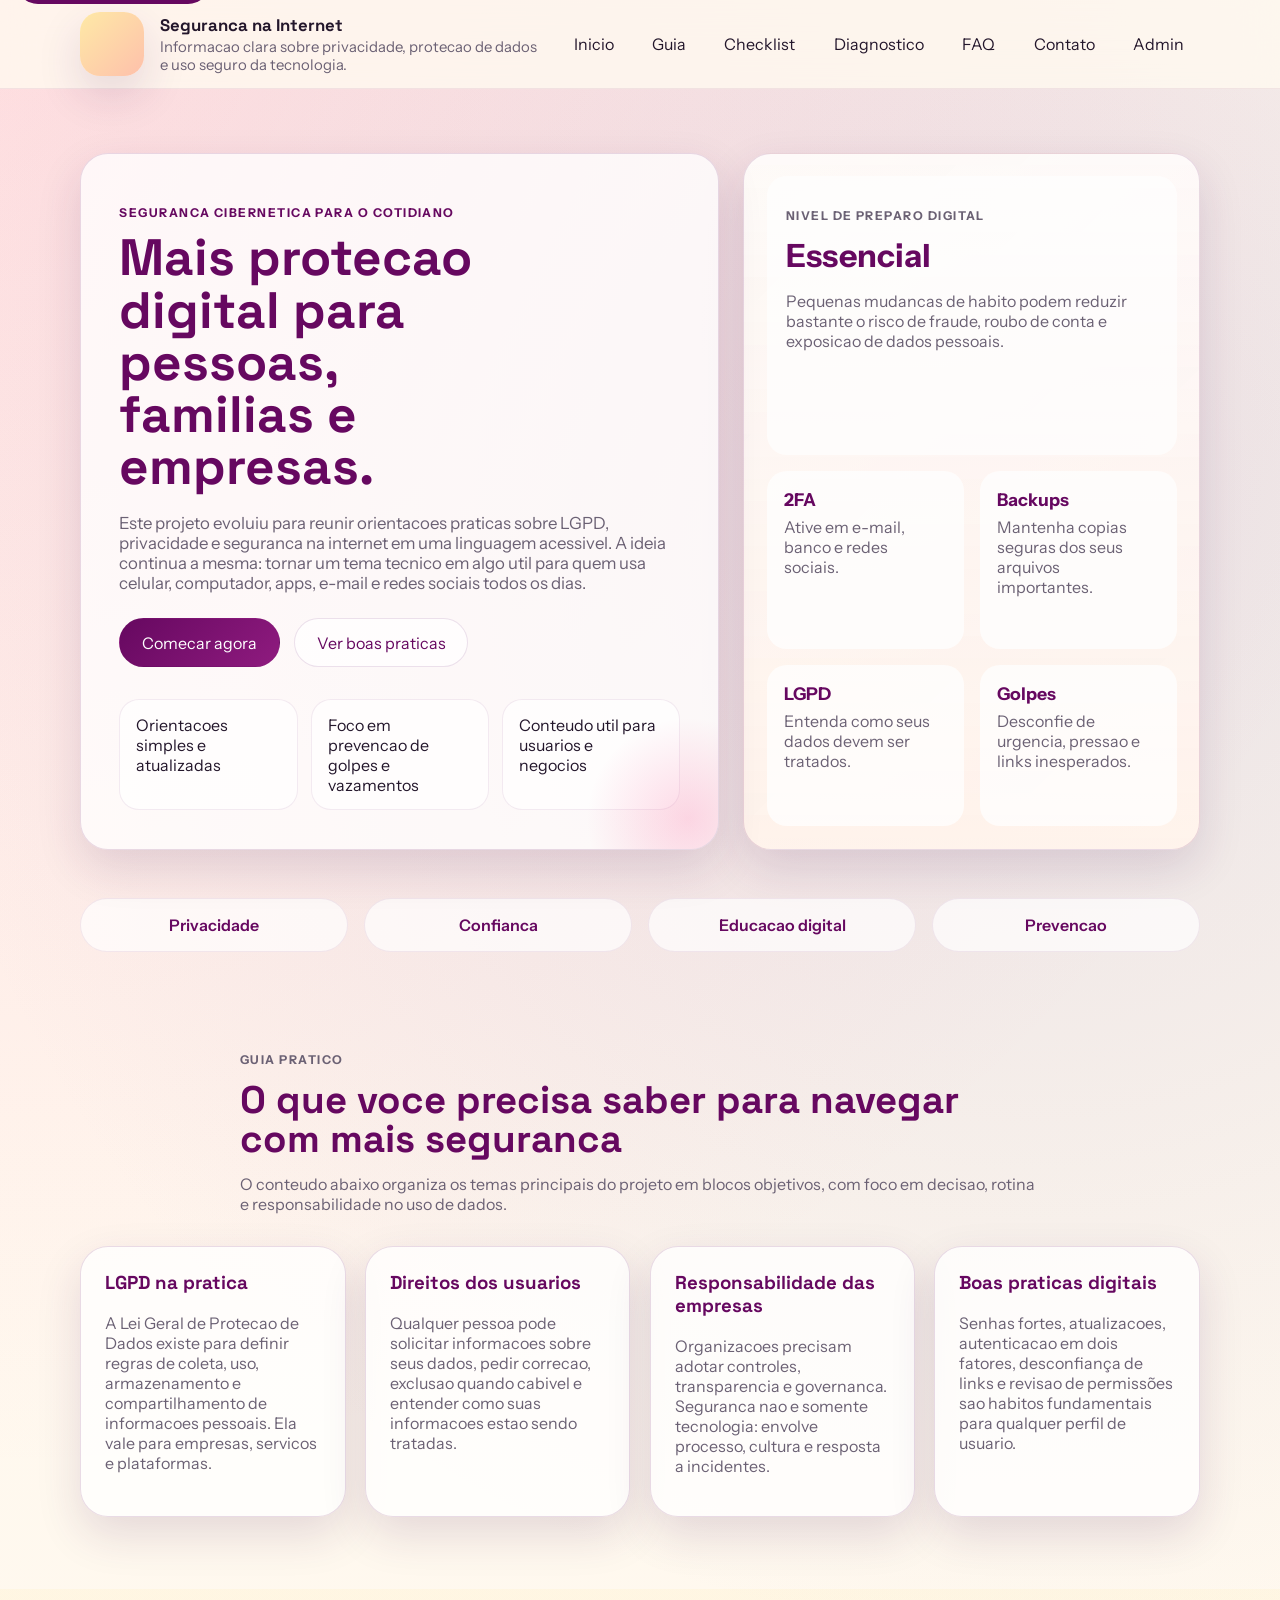
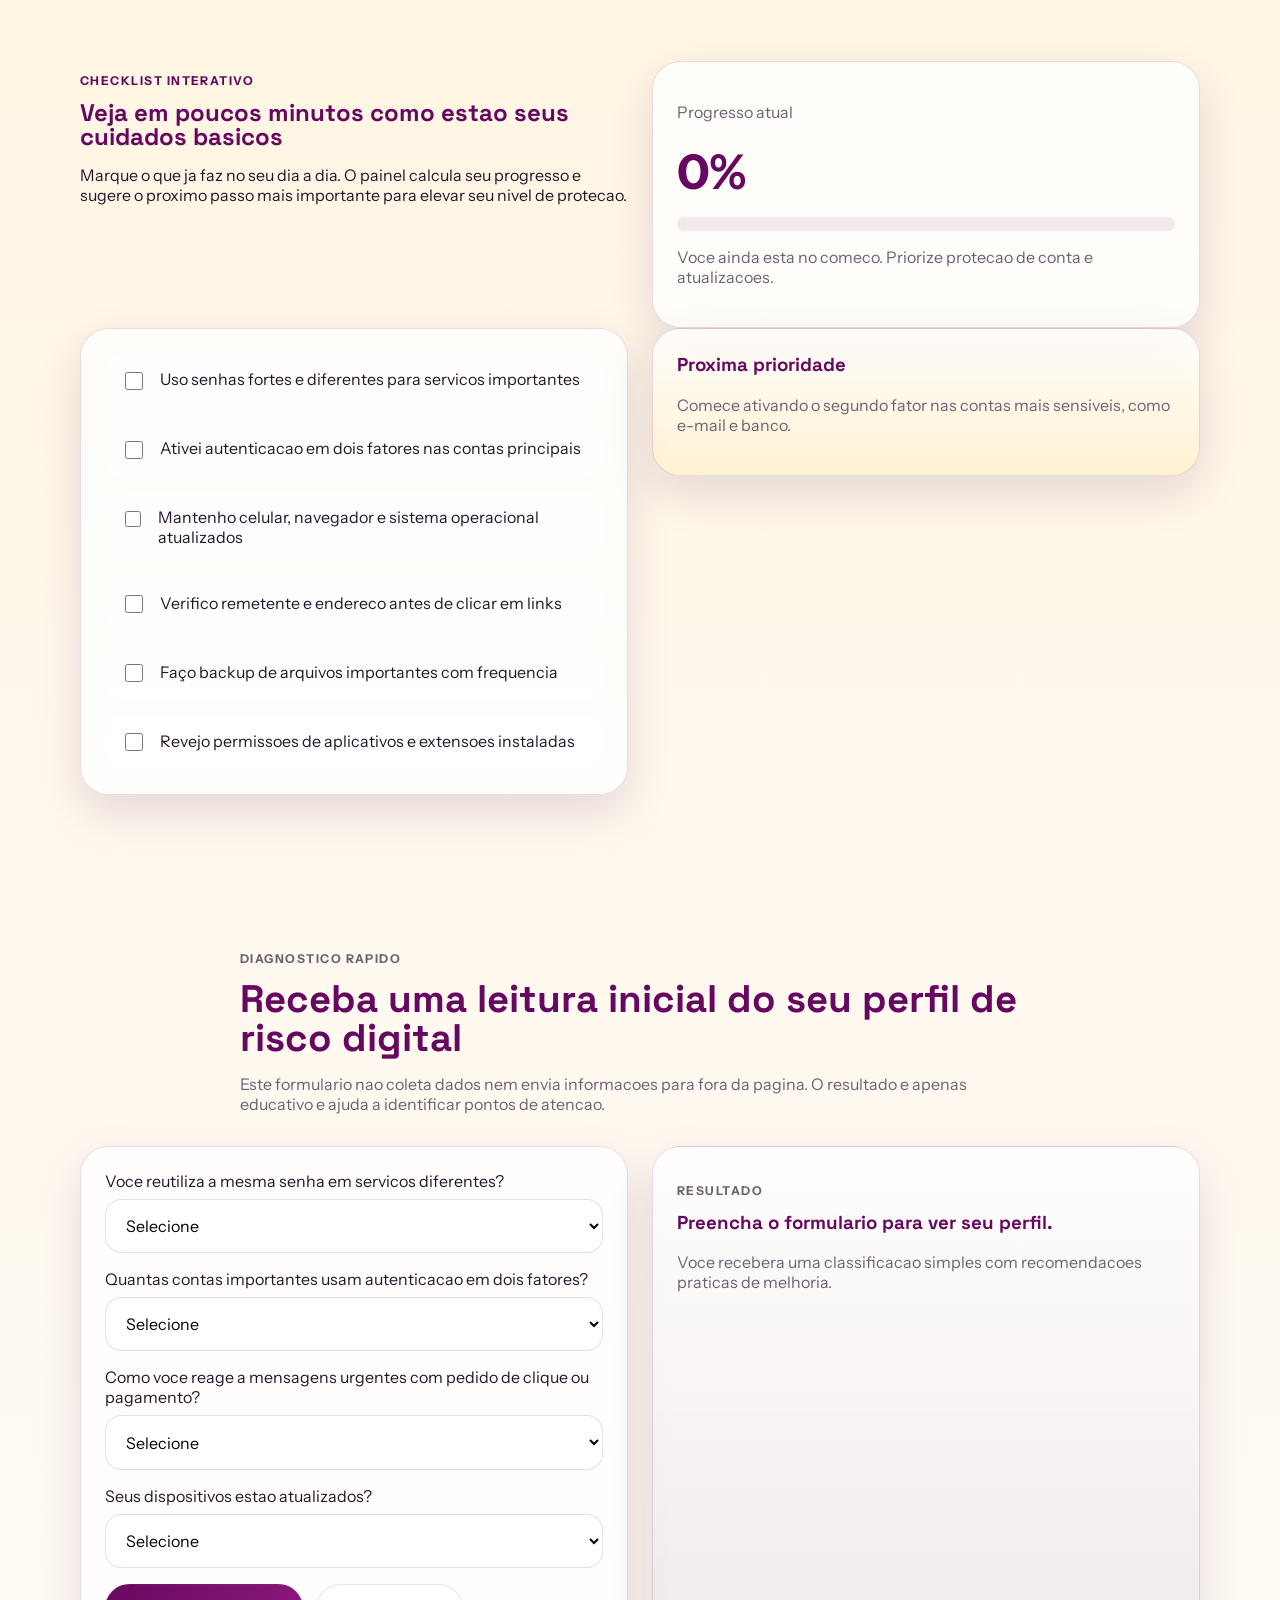
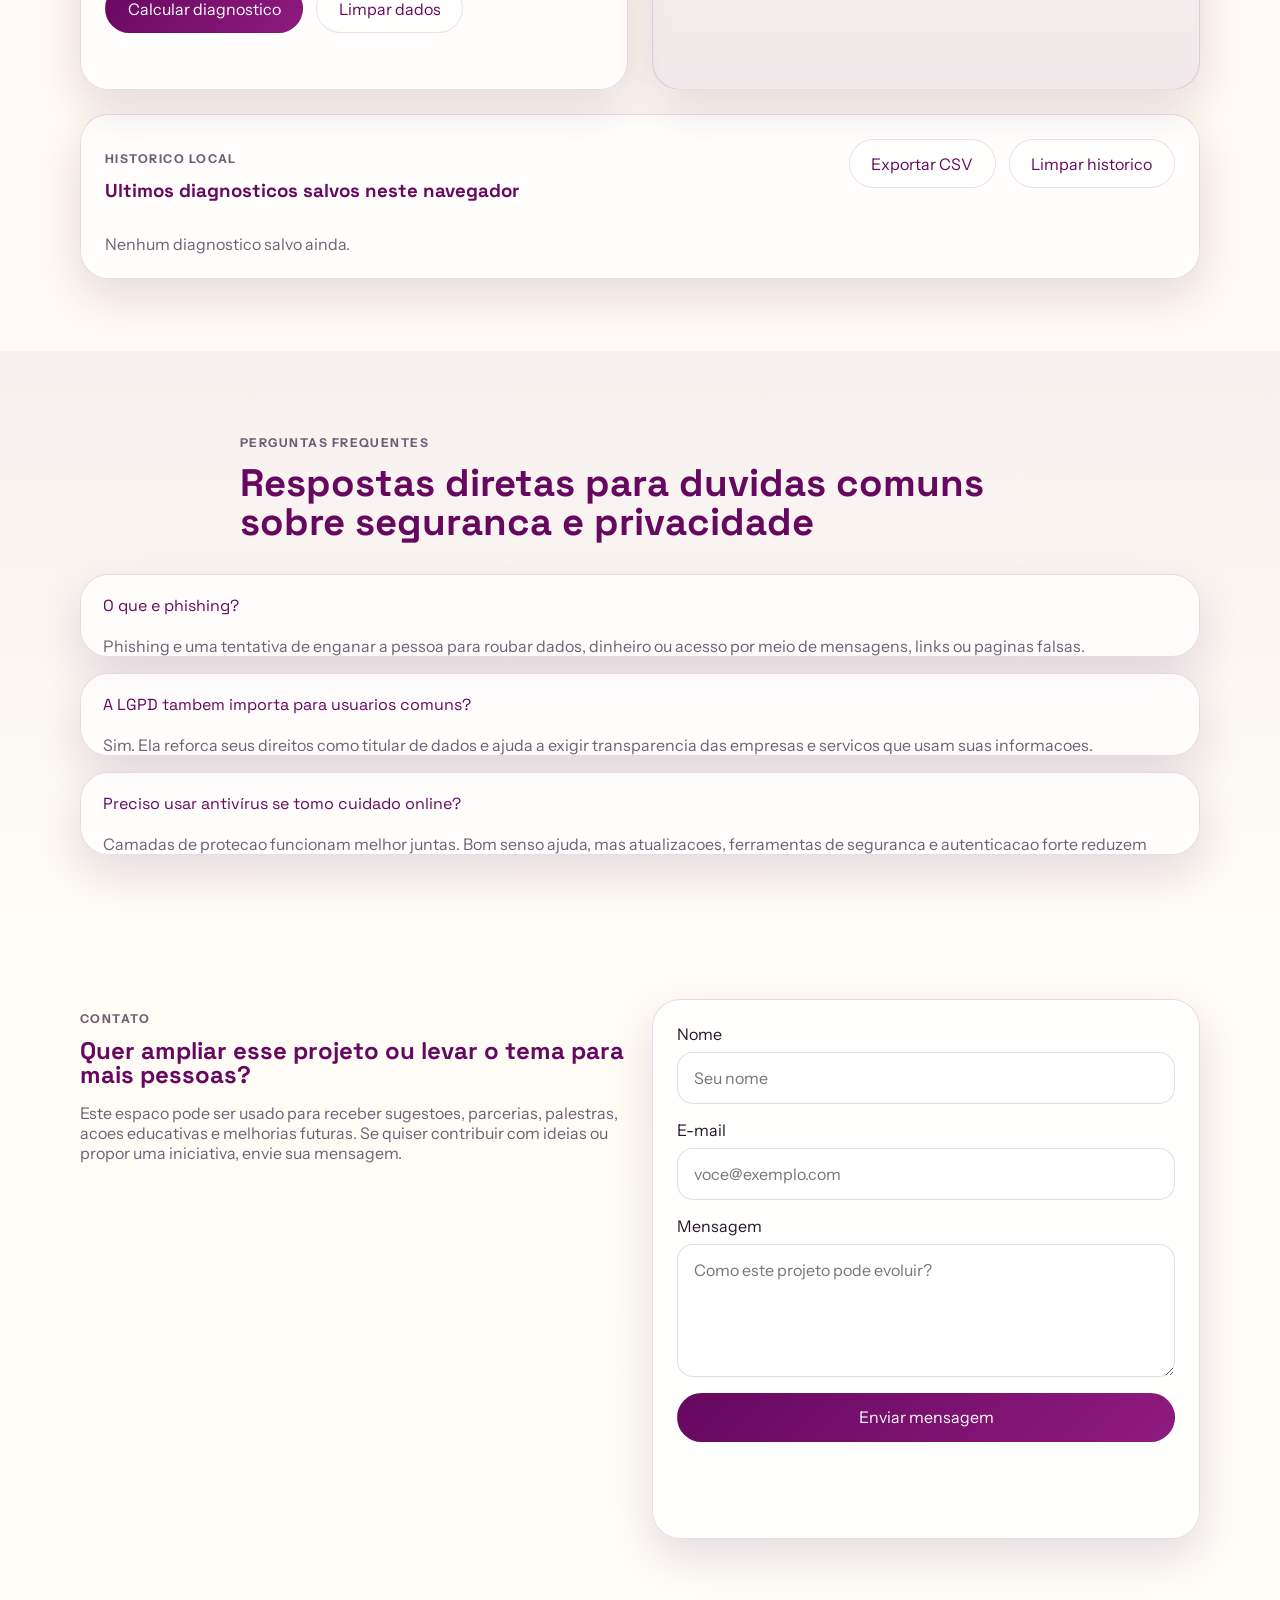
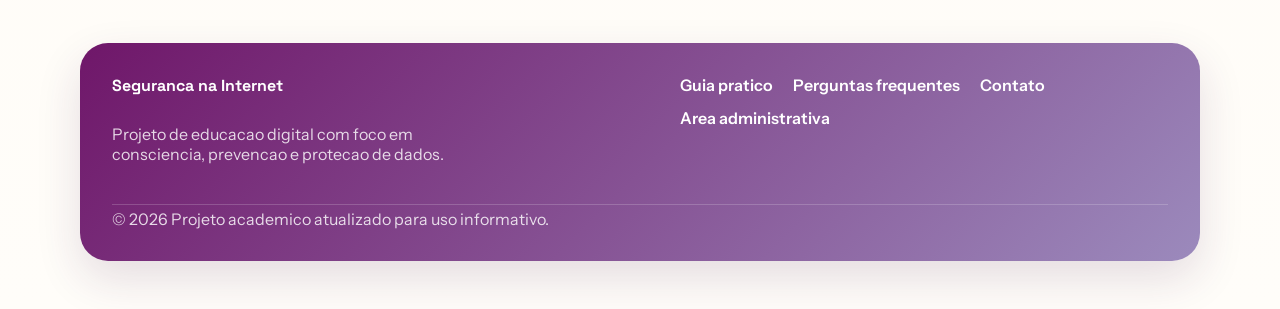
<file: app-main/index.html>
<!DOCTYPE html>
<html lang="pt-BR">
<head>
  <meta charset="UTF-8">
  <meta name="viewport" content="width=device-width, initial-scale=1.0">
  <meta name="robots" content="index,follow">
  <meta name="author" content="Seguro App">
  <meta name="theme-color" content="#660860">
  <meta
    name="description"
    content="Aprenda boas praticas de seguranca cibernetica, privacidade e LGPD com orientacoes claras para o dia a dia de usuarios, familias e empresas."
  >
  <title>Seguro App | Seguranca na Internet e LGPD</title>
  <link rel="canonical" href="https://seguroapp.netlify.app/">
  <link rel="icon" href="favicon.svg" type="image/svg+xml">
  <link rel="apple-touch-icon" href="favicon.svg">
  <meta property="og:type" content="website">
  <meta property="og:locale" content="pt_BR">
  <meta property="og:site_name" content="Seguro App">
  <meta property="og:title" content="Seguro App | Seguranca na Internet e LGPD">
  <meta property="og:description" content="Conteudo acessivel sobre seguranca cibernetica, privacidade e protecao de dados para quem usa internet no dia a dia.">
  <meta property="og:url" content="https://seguroapp.netlify.app/">
  <meta property="og:image" content="https://seguroapp.netlify.app/preview-card.png">
  <meta property="og:image:width" content="1200">
  <meta property="og:image:height" content="630">
  <meta property="twitter:card" content="summary_large_image">
  <meta property="twitter:title" content="Seguro App | Seguranca na Internet e LGPD">
  <meta property="twitter:description" content="Orientacoes simples sobre golpes, privacidade, LGPD e protecao digital para usuarios e empresas.">
  <meta property="twitter:image" content="https://seguroapp.netlify.app/preview-card.png">
  <link rel="preconnect" href="https://fonts.googleapis.com">
  <link rel="preconnect" href="https://fonts.gstatic.com" crossorigin>
  <link href="https://fonts.googleapis.com/css2?family=Instrument+Sans:wght@400;500;600;700&family=Space+Grotesk:wght@500;700&display=swap" rel="stylesheet">
  <link rel="stylesheet" href="style.css">
  <script type="application/ld+json">
    {
      "@context": "https://schema.org",
      "@type": "WebSite",
      "name": "Seguro App",
      "url": "https://seguroapp.netlify.app/",
      "description": "Projeto de educacao digital com foco em seguranca cibernetica, privacidade e LGPD.",
      "inLanguage": "pt-BR"
    }
  </script>
</head>
<body>
  <a class="skip-link" href="#conteudo">Pular para o conteudo</a>

  <form name="contato-site" data-netlify="true" netlify-honeypot="bot-field" hidden>
    <input type="text" name="name">
    <input type="email" name="email">
    <textarea name="message"></textarea>
  </form>

  <header class="site-header">
    <div class="container topbar">
      <a class="brand" href="#inicio" aria-label="Voltar ao inicio">
        <span class="brand-mark" aria-hidden="true">
          <video class="brand-video" muted autoplay loop playsinline>
            <source src="logotipo.mp4" type="video/mp4">
          </video>
        </span>
        <span class="brand-copy">
          <strong>Seguranca na Internet</strong>
          <span>Informacao clara sobre privacidade, protecao de dados e uso seguro da tecnologia.</span>
        </span>
      </a>

      <button class="menu-toggle" type="button" aria-expanded="false" aria-controls="menu-principal">
        Menu
      </button>

      <nav class="site-nav" id="menu-principal" aria-label="Principal">
        <ul>
          <li><a href="#inicio">Inicio</a></li>
          <li><a href="#guia">Guia</a></li>
          <li><a href="#checklist">Checklist</a></li>
          <li><a href="#diagnostico">Diagnostico</a></li>
          <li><a href="#faq">FAQ</a></li>
          <li><a href="#contato">Contato</a></li>
          <li><a href="admin.html">Admin</a></li>
        </ul>
      </nav>
    </div>
  </header>

  <main id="conteudo">
    <section class="hero" id="inicio">
      <div class="container hero-grid">
        <div class="hero-copy">
          <p class="eyebrow">Seguranca cibernetica para o cotidiano</p>
          <h1>Mais protecao digital para pessoas, familias e empresas.</h1>
          <p class="hero-text">
            Este projeto evoluiu para reunir orientacoes praticas sobre LGPD, privacidade e seguranca
            na internet em uma linguagem acessivel. A ideia continua a mesma: tornar um tema tecnico
            em algo util para quem usa celular, computador, apps, e-mail e redes sociais todos os dias.
          </p>
          <div class="hero-actions">
            <a class="button button-primary" href="#checklist">Comecar agora</a>
            <a class="button button-secondary" href="#guia">Ver boas praticas</a>
          </div>
          <ul class="hero-points" aria-label="Destaques da plataforma">
            <li>Orientacoes simples e atualizadas</li>
            <li>Foco em prevencao de golpes e vazamentos</li>
            <li>Conteudo util para usuarios e negocios</li>
          </ul>
        </div>

        <aside class="hero-panel" aria-label="Resumo rapido de confianca digital">
          <div class="signal-card">
            <p class="signal-label">Nivel de preparo digital</p>
            <strong>Essencial</strong>
            <p>
              Pequenas mudancas de habito podem reduzir bastante o risco de fraude, roubo de conta e
              exposicao de dados pessoais.
            </p>
          </div>
          <div class="stats-grid">
            <article>
              <strong>2FA</strong>
              <span>Ative em e-mail, banco e redes sociais.</span>
            </article>
            <article>
              <strong>Backups</strong>
              <span>Mantenha copias seguras dos seus arquivos importantes.</span>
            </article>
            <article>
              <strong>LGPD</strong>
              <span>Entenda como seus dados devem ser tratados.</span>
            </article>
            <article>
              <strong>Golpes</strong>
              <span>Desconfie de urgencia, pressao e links inesperados.</span>
            </article>
          </div>
        </aside>
      </div>
    </section>

    <section class="trust-band" aria-label="Principais pilares">
      <div class="container trust-band-grid">
        <p>Privacidade</p>
        <p>Confianca</p>
        <p>Educacao digital</p>
        <p>Prevencao</p>
      </div>
    </section>

    <section class="section" id="guia">
      <div class="container section-header">
        <p class="eyebrow">Guia pratico</p>
        <h2>O que voce precisa saber para navegar com mais seguranca</h2>
        <p>
          O conteudo abaixo organiza os temas principais do projeto em blocos objetivos, com foco em
          decisao, rotina e responsabilidade no uso de dados.
        </p>
      </div>

      <div class="container cards-grid">
        <article class="info-card">
          <h3>LGPD na pratica</h3>
          <p>
            A Lei Geral de Protecao de Dados existe para definir regras de coleta, uso, armazenamento
            e compartilhamento de informacoes pessoais. Ela vale para empresas, servicos e plataformas.
          </p>
        </article>
        <article class="info-card">
          <h3>Direitos dos usuarios</h3>
          <p>
            Qualquer pessoa pode solicitar informacoes sobre seus dados, pedir correcao, exclusao quando
            cabivel e entender como suas informacoes estao sendo tratadas.
          </p>
        </article>
        <article class="info-card">
          <h3>Responsabilidade das empresas</h3>
          <p>
            Organizacoes precisam adotar controles, transparencia e governanca. Seguranca nao e somente
            tecnologia: envolve processo, cultura e resposta a incidentes.
          </p>
        </article>
        <article class="info-card">
          <h3>Boas praticas digitais</h3>
          <p>
            Senhas fortes, atualizacoes, autenticacao em dois fatores, desconfiança de links e revisao
            de permissões sao habitos fundamentais para qualquer perfil de usuario.
          </p>
        </article>
      </div>
    </section>

    <section class="section section-accent" id="checklist">
      <div class="container section-split">
        <div>
          <p class="eyebrow">Checklist interativo</p>
          <h2>Veja em poucos minutos como estao seus cuidados basicos</h2>
          <p>
            Marque o que ja faz no seu dia a dia. O painel calcula seu progresso e sugere o proximo passo
            mais importante para elevar seu nivel de protecao.
          </p>
        </div>
        <div class="progress-card" aria-live="polite">
          <p>Progresso atual</p>
          <strong id="checklist-percent">0%</strong>
          <div class="progress-bar" aria-hidden="true">
            <span id="checklist-bar"></span>
          </div>
          <p id="checklist-summary">Marque os itens abaixo para receber um resumo.</p>
        </div>
      </div>

      <div class="container checklist-layout">
        <form class="checklist-card" id="security-checklist">
          <label><input type="checkbox" value="1"> Uso senhas fortes e diferentes para servicos importantes</label>
          <label><input type="checkbox" value="1"> Ativei autenticacao em dois fatores nas contas principais</label>
          <label><input type="checkbox" value="1"> Mantenho celular, navegador e sistema operacional atualizados</label>
          <label><input type="checkbox" value="1"> Verifico remetente e endereco antes de clicar em links</label>
          <label><input type="checkbox" value="1"> Faço backup de arquivos importantes com frequencia</label>
          <label><input type="checkbox" value="1"> Revejo permissoes de aplicativos e extensoes instaladas</label>
        </form>

        <aside class="tip-card" id="checklist-tip">
          <h3>Proxima prioridade</h3>
          <p>Comece ativando o segundo fator nas contas mais sensiveis, como e-mail e banco.</p>
        </aside>
      </div>
    </section>

    <section class="section" id="diagnostico">
      <div class="container section-header">
        <p class="eyebrow">Diagnostico rapido</p>
        <h2>Receba uma leitura inicial do seu perfil de risco digital</h2>
        <p>
          Este formulario nao coleta dados nem envia informacoes para fora da pagina. O resultado e apenas
          educativo e ajuda a identificar pontos de atencao.
        </p>
      </div>

      <div class="container diagnostic-layout">
        <form class="diagnostic-card" id="risk-form">
          <label>
            Voce reutiliza a mesma senha em servicos diferentes?
            <select name="passwordReuse" required>
              <option value="">Selecione</option>
              <option value="3">Sim, com frequencia</option>
              <option value="2">As vezes</option>
              <option value="0">Nao</option>
            </select>
          </label>

          <label>
            Quantas contas importantes usam autenticacao em dois fatores?
            <select name="twoFactor" required>
              <option value="">Selecione</option>
              <option value="3">Nenhuma</option>
              <option value="2">Algumas</option>
              <option value="0">Quase todas</option>
            </select>
          </label>

          <label>
            Como voce reage a mensagens urgentes com pedido de clique ou pagamento?
            <select name="phishing" required>
              <option value="">Selecione</option>
              <option value="3">Costumo agir rapido sem conferir</option>
              <option value="1">Confiro em alguns casos</option>
              <option value="0">Sempre valido antes</option>
            </select>
          </label>

          <label>
            Seus dispositivos estao atualizados?
            <select name="updates" required>
              <option value="">Selecione</option>
              <option value="3">Raramente</option>
              <option value="1">De vez em quando</option>
              <option value="0">Sim, mantenho atualizados</option>
            </select>
          </label>

          <div class="form-actions">
            <button class="button button-primary" type="submit" id="risk-submit-button">Calcular diagnostico</button>
            <button class="button button-secondary" type="button" id="risk-clear-button">Limpar dados</button>
          </div>
          <p class="form-status" id="risk-status" aria-live="polite"></p>
        </form>

        <aside class="result-card" id="risk-result" aria-live="polite">
          <p class="result-kicker">Resultado</p>
          <h3>Preencha o formulario para ver seu perfil.</h3>
          <p>Voce recebera uma classificacao simples com recomendacoes praticas de melhoria.</p>
        </aside>
      </div>

      <div class="container diagnosis-history-layout">
        <article class="info-card history-card">
          <div class="history-header">
            <div>
              <p class="eyebrow">Historico local</p>
              <h3>Ultimos diagnosticos salvos neste navegador</h3>
            </div>
            <div class="form-actions">
              <button class="button button-secondary" type="button" id="risk-export-button">Exportar CSV</button>
              <button class="button button-secondary" type="button" id="risk-history-clear-button">Limpar historico</button>
            </div>
          </div>
          <p class="form-status" id="risk-history-status" aria-live="polite"></p>
          <div class="history-list" id="risk-history-list">
            <p class="history-empty">Nenhum diagnostico salvo ainda.</p>
          </div>
        </article>
      </div>
    </section>

    <section class="section section-soft" id="faq">
      <div class="container section-header">
        <p class="eyebrow">Perguntas frequentes</p>
        <h2>Respostas diretas para duvidas comuns sobre seguranca e privacidade</h2>
      </div>

      <div class="container faq-list">
        <article class="faq-item">
          <button class="faq-question" type="button" aria-expanded="false">
            O que e phishing?
          </button>
          <div class="faq-answer">
            <p>Phishing e uma tentativa de enganar a pessoa para roubar dados, dinheiro ou acesso por meio de mensagens, links ou paginas falsas.</p>
          </div>
        </article>

        <article class="faq-item">
          <button class="faq-question" type="button" aria-expanded="false">
            A LGPD tambem importa para usuarios comuns?
          </button>
          <div class="faq-answer">
            <p>Sim. Ela reforca seus direitos como titular de dados e ajuda a exigir transparencia das empresas e servicos que usam suas informacoes.</p>
          </div>
        </article>

        <article class="faq-item">
          <button class="faq-question" type="button" aria-expanded="false">
            Preciso usar antivírus se tomo cuidado online?
          </button>
          <div class="faq-answer">
            <p>Camadas de protecao funcionam melhor juntas. Bom senso ajuda, mas atualizacoes, ferramentas de seguranca e autenticacao forte reduzem risco real.</p>
          </div>
        </article>
      </div>
    </section>

    <section class="section" id="contato">
      <div class="container contact-layout">
        <div>
          <p class="eyebrow">Contato</p>
          <h2>Quer ampliar esse projeto ou levar o tema para mais pessoas?</h2>
          <p>
            Este espaco pode ser usado para receber sugestoes, parcerias, palestras, acoes educativas
            e melhorias futuras. Se quiser contribuir com ideias ou propor uma iniciativa, envie sua mensagem.
          </p>
        </div>

        <form
          class="contact-card"
          id="contact-form"
          name="contato-site"
          action="/obrigado.html"
          method="POST"
          data-netlify="true"
          netlify-honeypot="bot-field"
          novalidate
        >
          <input type="hidden" name="form-name" value="contato-site">
          <p hidden>
            <label>
              Nao preencha este campo
              <input name="bot-field">
            </label>
          </p>
          <label>
            Nome
            <input type="text" name="name" placeholder="Seu nome" required>
          </label>
          <label>
            E-mail
            <input type="email" name="email" placeholder="voce@exemplo.com" required>
          </label>
          <label>
            Mensagem
            <textarea name="message" rows="5" placeholder="Como este projeto pode evoluir?" required></textarea>
          </label>
          <button class="button button-primary" type="submit">Enviar mensagem</button>
          <p class="form-status" id="contact-status" aria-live="polite"></p>
          <p class="form-feedback" id="contact-feedback" aria-live="polite"></p>
        </form>
      </div>
    </section>
  </main>

  <footer class="site-footer">
    <div class="container footer-content">
      <div class="footer-brand">
        <strong>Seguranca na Internet</strong>
        <p>Projeto de educacao digital com foco em consciencia, prevencao e protecao de dados.</p>
      </div>
      <nav class="footer-meta" aria-label="Links do rodape">
        <a href="#guia">Guia pratico</a>
        <a href="#faq">Perguntas frequentes</a>
        <a href="#contato">Contato</a>
        <a href="admin.html">Area administrativa</a>
      </nav>
      <p class="footer-copy">&copy; <span id="current-year"></span> Projeto academico atualizado para uso informativo.</p>
    </div>
  </footer>

  <script src="script.js"></script>
</body>
</html>
</file>
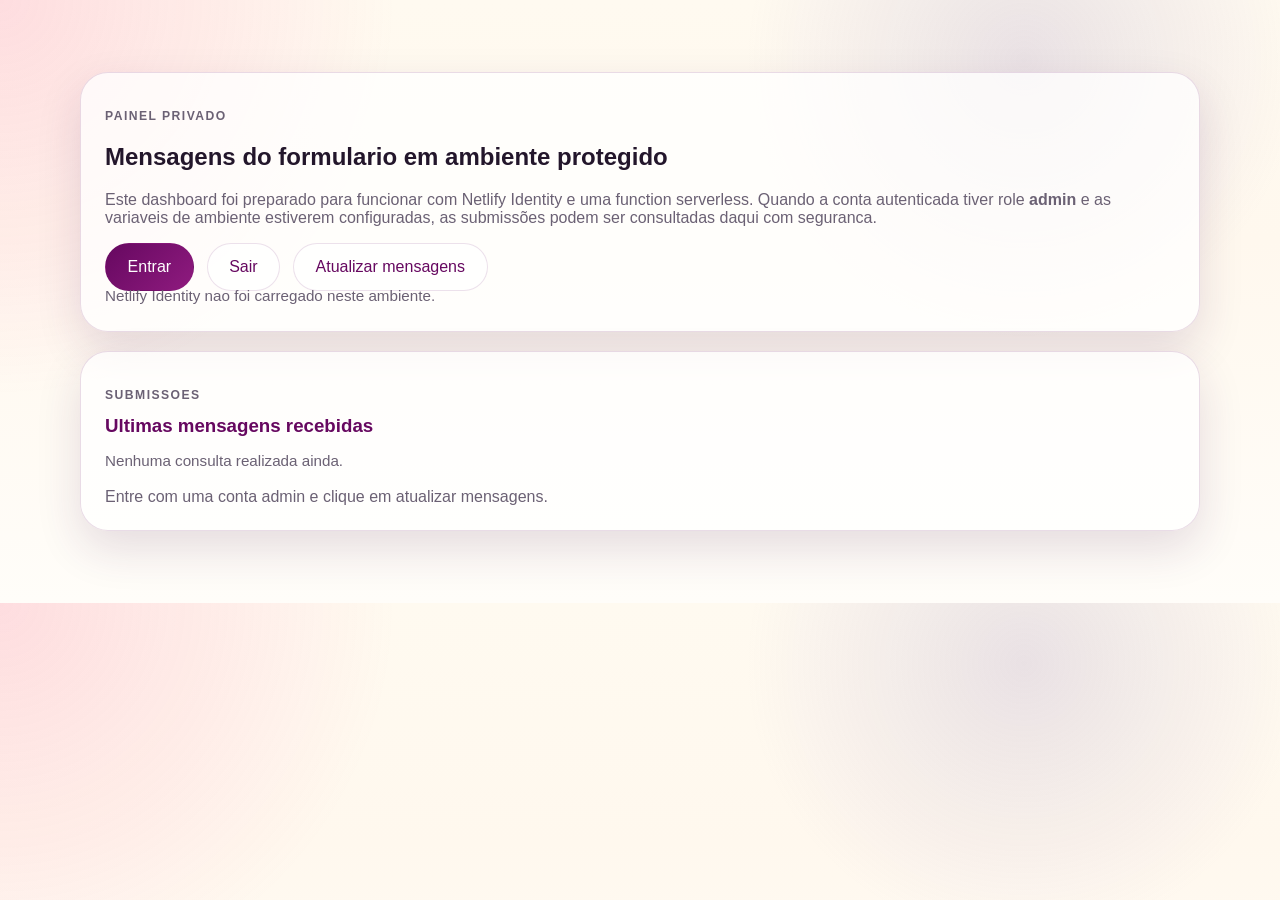
<file: app-main/admin/index.html>
<!DOCTYPE html>
<html lang="pt-BR">
<head>
  <meta charset="UTF-8">
  <meta name="viewport" content="width=device-width, initial-scale=1.0">
  <meta name="robots" content="noindex,nofollow">
  <title>Painel Privado | Seguro App</title>
  <link rel="icon" href="../favicon.svg" type="image/svg+xml">
  <link rel="stylesheet" href="../style.css">
</head>
<body>
  <main id="conteudo" class="section">
    <div class="container admin-panel-private">
      <section class="info-card">
        <p class="eyebrow">Painel privado</p>
        <h1>Mensagens do formulario em ambiente protegido</h1>
        <p>
          Este dashboard foi preparado para funcionar com Netlify Identity e uma function serverless.
          Quando a conta autenticada tiver role <strong>admin</strong> e as variaveis de ambiente estiverem configuradas,
          as submissões podem ser consultadas daqui com seguranca.
        </p>
        <div class="form-actions">
          <button class="button button-primary" id="identity-login-button" type="button">Entrar</button>
          <button class="button button-secondary" id="identity-logout-button" type="button">Sair</button>
          <button class="button button-secondary" id="admin-refresh-button" type="button">Atualizar mensagens</button>
        </div>
        <p class="form-status" id="admin-auth-status" aria-live="polite">Aguardando autenticacao.</p>
      </section>

      <section class="info-card">
        <div class="history-header">
          <div>
            <p class="eyebrow">Submissoes</p>
            <h3>Ultimas mensagens recebidas</h3>
          </div>
        </div>
        <p class="form-status" id="admin-submissions-status" aria-live="polite">Nenhuma consulta realizada ainda.</p>
        <div class="history-list" id="admin-submissions-list">
          <p class="history-empty">Entre com uma conta admin e clique em atualizar mensagens.</p>
        </div>
      </section>
    </div>
  </main>

  <script src="https://identity.netlify.com/v1/netlify-identity-widget.js"></script>
  <script src="admin.js"></script>
</body>
</html>
</file>
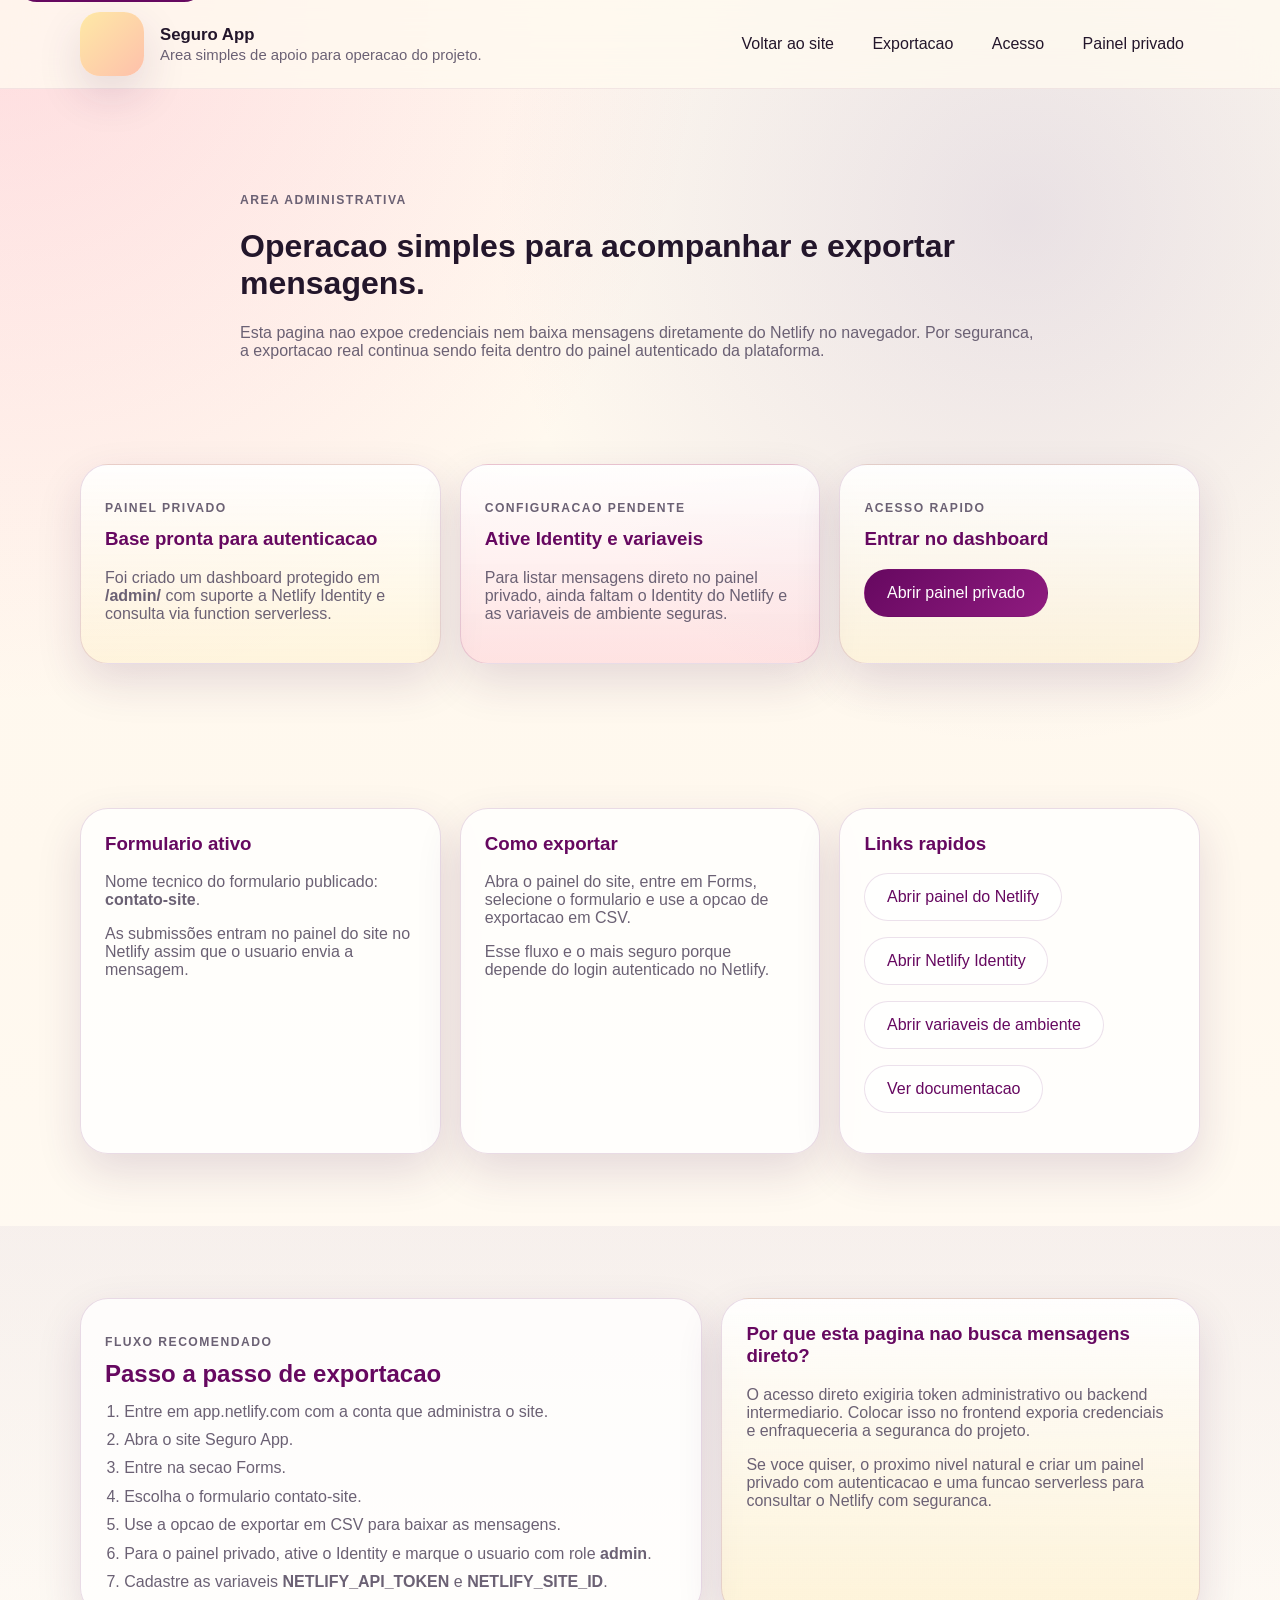
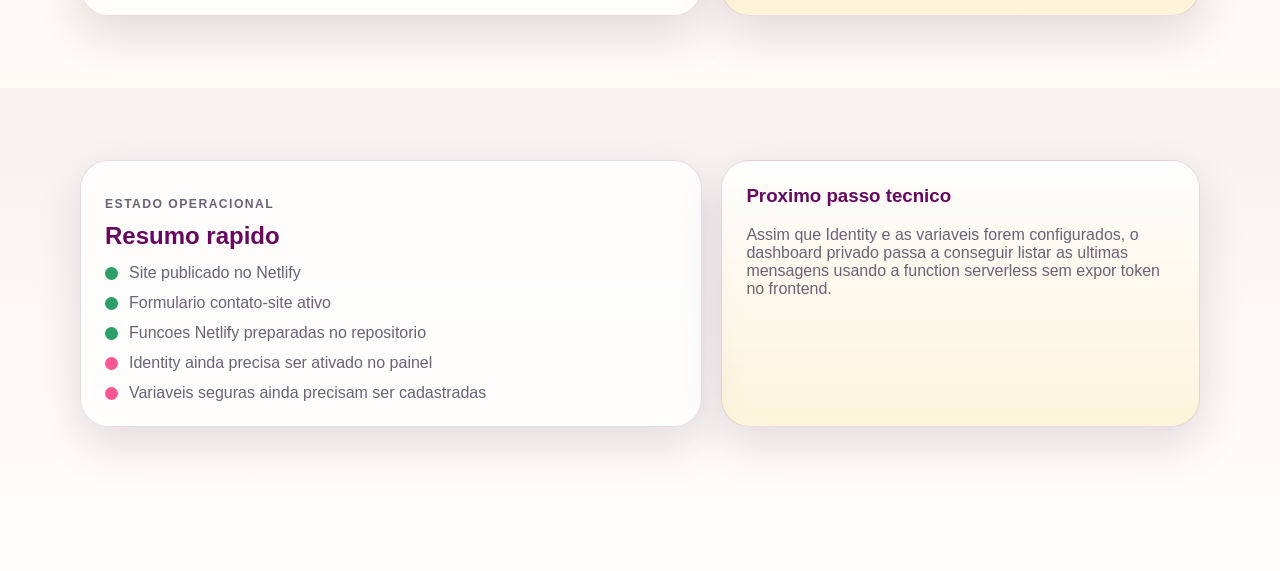
<file: app-main/admin.html>
<!DOCTYPE html>
<html lang="pt-BR">
<head>
  <meta charset="UTF-8">
  <meta name="viewport" content="width=device-width, initial-scale=1.0">
  <meta name="robots" content="noindex,nofollow">
  <title>Area Administrativa | Seguro App</title>
  <link rel="icon" href="favicon.svg" type="image/svg+xml">
  <link rel="stylesheet" href="style.css">
</head>
<body>
  <a class="skip-link" href="#conteudo">Pular para o conteudo</a>

  <header class="site-header">
    <div class="container topbar">
      <a class="brand" href="index.html#inicio" aria-label="Voltar ao inicio">
        <span class="brand-mark" aria-hidden="true">
          <video class="brand-video" muted autoplay loop playsinline>
            <source src="logotipo.mp4" type="video/mp4">
          </video>
        </span>
        <span class="brand-copy">
          <strong>Seguro App</strong>
          <span>Area simples de apoio para operacao do projeto.</span>
        </span>
      </a>

      <nav class="site-nav" aria-label="Administracao">
        <ul>
          <li><a href="index.html">Voltar ao site</a></li>
          <li><a href="#exportacao">Exportacao</a></li>
          <li><a href="#acesso">Acesso</a></li>
          <li><a href="#painel-privado">Painel privado</a></li>
        </ul>
      </nav>
    </div>
  </header>

  <main id="conteudo" class="section">
    <div class="container section-header admin-hero">
      <p class="eyebrow">Area administrativa</p>
      <h1>Operacao simples para acompanhar e exportar mensagens.</h1>
      <p>
        Esta pagina nao expoe credenciais nem baixa mensagens diretamente do Netlify no navegador.
        Por seguranca, a exportacao real continua sendo feita dentro do painel autenticado da plataforma.
      </p>
    </div>

    <section class="section" id="painel-privado">
      <div class="container cards-grid admin-grid">
        <article class="info-card status-card status-ready">
          <p class="eyebrow">Painel privado</p>
          <h3>Base pronta para autenticacao</h3>
          <p>Foi criado um dashboard protegido em <strong>/admin/</strong> com suporte a Netlify Identity e consulta via function serverless.</p>
        </article>
        <article class="info-card status-card status-pending">
          <p class="eyebrow">Configuracao pendente</p>
          <h3>Ative Identity e variaveis</h3>
          <p>Para listar mensagens direto no painel privado, ainda faltam o Identity do Netlify e as variaveis de ambiente seguras.</p>
        </article>
        <article class="info-card status-card status-ready">
          <p class="eyebrow">Acesso rapido</p>
          <h3>Entrar no dashboard</h3>
          <p><a class="button button-primary" href="admin/">Abrir painel privado</a></p>
        </article>
      </div>
    </section>

    <section class="section admin-section" id="exportacao">
      <div class="container cards-grid admin-grid">
        <article class="info-card">
          <h3>Formulario ativo</h3>
          <p>Nome tecnico do formulario publicado: <strong>contato-site</strong>.</p>
          <p>As submissões entram no painel do site no Netlify assim que o usuario envia a mensagem.</p>
        </article>
        <article class="info-card">
          <h3>Como exportar</h3>
          <p>Abra o painel do site, entre em Forms, selecione o formulario e use a opcao de exportacao em CSV.</p>
          <p>Esse fluxo e o mais seguro porque depende do login autenticado no Netlify.</p>
        </article>
        <article class="info-card">
          <h3>Links rapidos</h3>
          <p><a class="button button-secondary" href="https://app.netlify.com/" target="_blank" rel="noreferrer">Abrir painel do Netlify</a></p>
          <p><a class="button button-secondary" href="https://app.netlify.com/sites/seguroapp/configuration/identity" target="_blank" rel="noreferrer">Abrir Netlify Identity</a></p>
          <p><a class="button button-secondary" href="https://app.netlify.com/sites/seguroapp/configuration/env" target="_blank" rel="noreferrer">Abrir variaveis de ambiente</a></p>
          <p><a class="button button-secondary" href="https://docs.netlify.com/forms/setup/" target="_blank" rel="noreferrer">Ver documentacao</a></p>
        </article>
      </div>
    </section>

    <section class="section section-soft" id="acesso">
      <div class="container admin-panel">
        <div class="info-card">
          <p class="eyebrow">Fluxo recomendado</p>
          <h2>Passo a passo de exportacao</h2>
          <ol class="admin-steps">
            <li>Entre em app.netlify.com com a conta que administra o site.</li>
            <li>Abra o site Seguro App.</li>
            <li>Entre na secao Forms.</li>
            <li>Escolha o formulario contato-site.</li>
            <li>Use a opcao de exportar em CSV para baixar as mensagens.</li>
            <li>Para o painel privado, ative o Identity e marque o usuario com role <strong>admin</strong>.</li>
            <li>Cadastre as variaveis <strong>NETLIFY_API_TOKEN</strong> e <strong>NETLIFY_SITE_ID</strong>.</li>
          </ol>
        </div>
        <div class="tip-card">
          <h3>Por que esta pagina nao busca mensagens direto?</h3>
          <p>
            O acesso direto exigiria token administrativo ou backend intermediario. Colocar isso no frontend
            exporia credenciais e enfraqueceria a seguranca do projeto.
          </p>
          <p>
            Se voce quiser, o proximo nivel natural e criar um painel privado com autenticacao e uma funcao
            serverless para consultar o Netlify com seguranca.
          </p>
        </div>
      </div>
    </section>

    <section class="section section-soft">
      <div class="container admin-panel">
        <div class="info-card">
          <p class="eyebrow">Estado operacional</p>
          <h2>Resumo rapido</h2>
          <ul class="status-list">
            <li><span class="status-dot status-ready-dot"></span> Site publicado no Netlify</li>
            <li><span class="status-dot status-ready-dot"></span> Formulario contato-site ativo</li>
            <li><span class="status-dot status-ready-dot"></span> Funcoes Netlify preparadas no repositorio</li>
            <li><span class="status-dot status-pending-dot"></span> Identity ainda precisa ser ativado no painel</li>
            <li><span class="status-dot status-pending-dot"></span> Variaveis seguras ainda precisam ser cadastradas</li>
          </ul>
        </div>
        <div class="tip-card">
          <h3>Proximo passo tecnico</h3>
          <p>
            Assim que Identity e as variaveis forem configurados, o dashboard privado passa a conseguir listar
            as ultimas mensagens usando a function serverless sem expor token no frontend.
          </p>
        </div>
      </div>
    </section>
  </main>
</body>
</html>
</file>
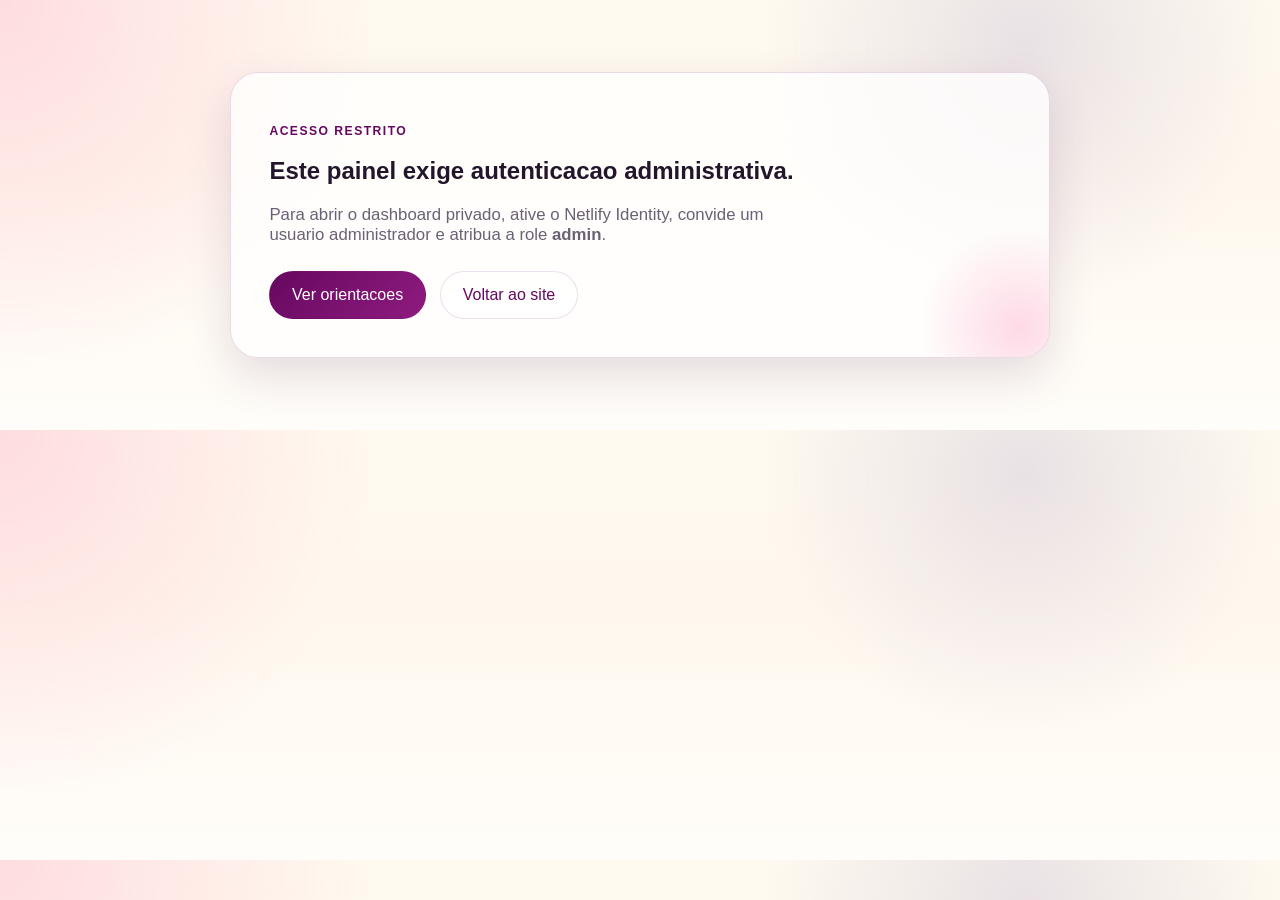
<file: app-main/login-required.html>
<!DOCTYPE html>
<html lang="pt-BR">
<head>
  <meta charset="UTF-8">
  <meta name="viewport" content="width=device-width, initial-scale=1.0">
  <meta name="robots" content="noindex,nofollow">
  <title>Acesso restrito | Seguro App</title>
  <link rel="icon" href="favicon.svg" type="image/svg+xml">
  <link rel="stylesheet" href="style.css">
</head>
<body>
  <main id="conteudo" class="section">
    <div class="container" style="max-width: 820px;">
      <section class="hero-copy">
        <p class="eyebrow">Acesso restrito</p>
        <h1>Este painel exige autenticacao administrativa.</h1>
        <p class="hero-text">
          Para abrir o dashboard privado, ative o Netlify Identity, convide um usuario administrador e atribua a role <strong>admin</strong>.
        </p>
        <div class="hero-actions">
          <a class="button button-primary" href="admin.html">Ver orientacoes</a>
          <a class="button button-secondary" href="index.html">Voltar ao site</a>
        </div>
      </section>
    </div>
  </main>
</body>
</html>
</file>
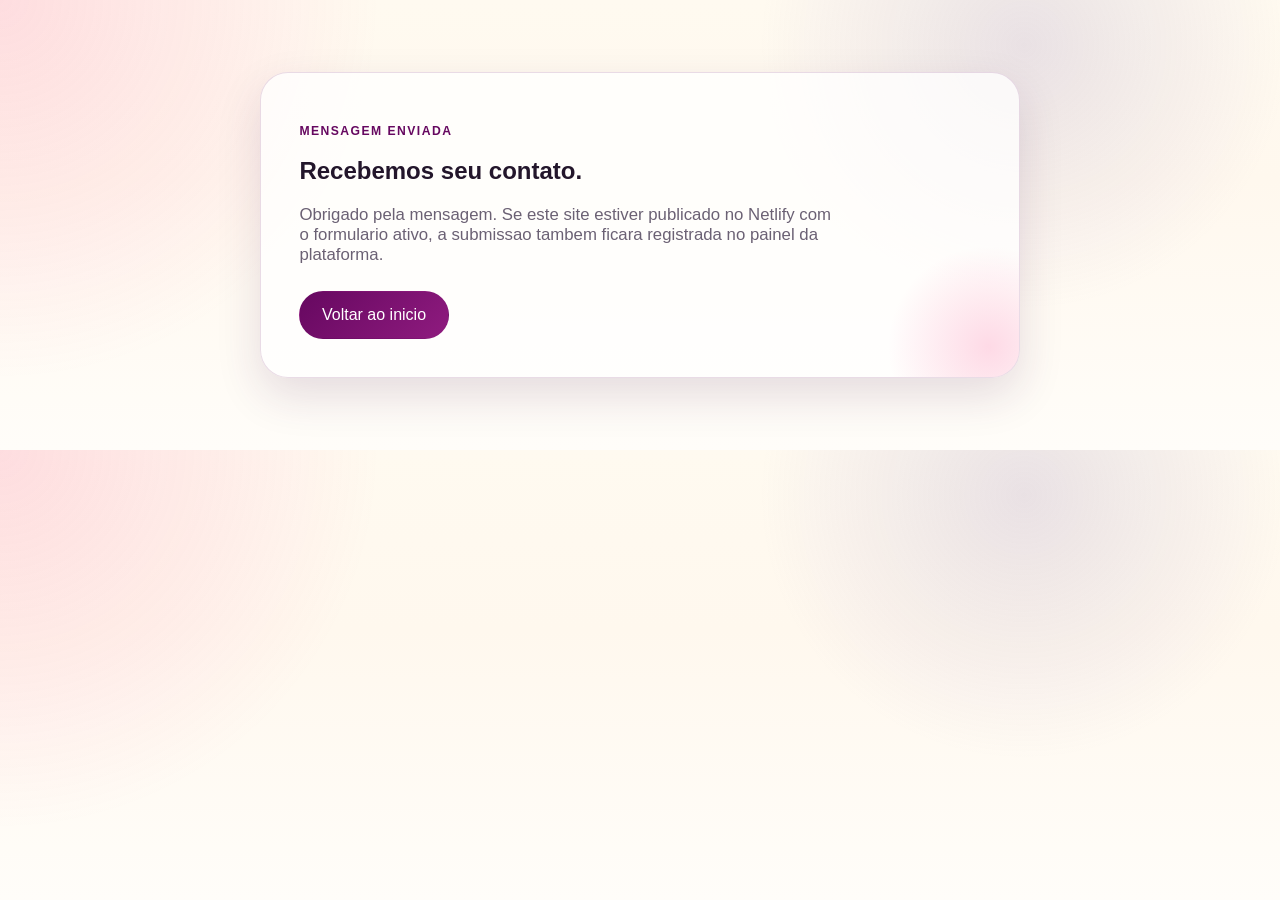
<file: app-main/obrigado.html>
<!DOCTYPE html>
<html lang="pt-BR">
<head>
  <meta charset="UTF-8">
  <meta name="viewport" content="width=device-width, initial-scale=1.0">
  <meta name="robots" content="noindex,nofollow">
  <title>Mensagem enviada | Seguro App</title>
  <link rel="icon" href="favicon.svg" type="image/svg+xml">
  <link rel="stylesheet" href="style.css">
</head>
<body>
  <main id="conteudo" class="section">
    <div class="container" style="max-width: 760px;">
      <section class="hero-copy">
        <p class="eyebrow">Mensagem enviada</p>
        <h1>Recebemos seu contato.</h1>
        <p class="hero-text">
          Obrigado pela mensagem. Se este site estiver publicado no Netlify com o formulario ativo,
          a submissao tambem ficara registrada no painel da plataforma.
        </p>
        <div class="hero-actions">
          <a class="button button-primary" href="/">Voltar ao inicio</a>
        </div>
      </section>
    </div>
  </main>
</body>
</html>
</file>
<file: app-main/style.css>
:root {
  --cream: #fff7dc;
  --sand: #fee9a6;
  --peach: #fec0ab;
  --pink: #fa5894;
  --violet: #9380b7;
  --plum: #660860;
  --ink: #23162b;
  --muted: #6b6174;
  --surface: rgba(255, 255, 255, 0.76);
  --surface-strong: #fffdfa;
  --border: rgba(102, 8, 96, 0.14);
  --shadow: 0 18px 45px rgba(72, 29, 88, 0.14);
  --radius-lg: 28px;
  --radius-md: 20px;
  --radius-sm: 14px;
  --container: min(1120px, calc(100% - 2rem));
}

* {
  box-sizing: border-box;
}

html {
  scroll-behavior: smooth;
}

body {
  margin: 0;
  font-family: "Instrument Sans", sans-serif;
  color: var(--ink);
  background:
    radial-gradient(circle at top left, rgba(250, 88, 148, 0.18), transparent 28%),
    radial-gradient(circle at 80% 10%, rgba(147, 128, 183, 0.2), transparent 24%),
    linear-gradient(180deg, #fffaf0 0%, #fff8ee 40%, #fffdf9 100%);
}

a {
  color: inherit;
}

button,
input,
select,
textarea {
  font: inherit;
}

.skip-link {
  position: absolute;
  top: -40px;
  left: 16px;
  background: var(--plum);
  color: #fff;
  padding: 0.75rem 1rem;
  border-radius: 999px;
  z-index: 1000;
}

.skip-link:focus {
  top: 16px;
}

.container {
  width: var(--container);
  margin: 0 auto;
}

.site-header {
  position: sticky;
  top: 0;
  z-index: 20;
  backdrop-filter: blur(18px);
  background: rgba(255, 250, 240, 0.78);
  border-bottom: 1px solid rgba(102, 8, 96, 0.08);
}

.topbar {
  display: flex;
  align-items: center;
  justify-content: space-between;
  gap: 1rem;
  min-height: 88px;
}

.brand {
  display: flex;
  align-items: center;
  gap: 1rem;
  text-decoration: none;
  min-width: 0;
}

.brand-mark {
  width: 64px;
  height: 64px;
  border-radius: 20px;
  overflow: hidden;
  background: linear-gradient(135deg, var(--sand), var(--peach));
  box-shadow: var(--shadow);
  flex-shrink: 0;
}

.brand-video {
  width: 100%;
  height: 100%;
  object-fit: cover;
}

.brand-copy {
  display: grid;
  gap: 0.15rem;
}

.brand-copy strong,
.hero h1,
.section h2,
.info-card h3,
.tip-card h3,
.result-card h3,
.faq-question,
.site-footer strong {
  font-family: "Space Grotesk", sans-serif;
}

.brand-copy strong {
  font-size: 1.05rem;
}

.brand-copy span {
  color: var(--muted);
  font-size: 0.93rem;
  max-width: 36rem;
}

.site-nav ul {
  display: flex;
  align-items: center;
  gap: 0.4rem;
  list-style: none;
  margin: 0;
  padding: 0;
}

.site-nav a,
.footer-meta a {
  text-decoration: none;
}

.site-nav a {
  display: inline-flex;
  align-items: center;
  justify-content: center;
  padding: 0.7rem 1rem;
  border-radius: 999px;
  color: var(--ink);
  transition: background-color 180ms ease, color 180ms ease, transform 180ms ease;
}

.site-nav a:hover,
.site-nav a:focus-visible,
.footer-meta a:hover,
.footer-meta a:focus-visible,
.button:hover,
.button:focus-visible,
.faq-question:hover,
.faq-question:focus-visible {
  outline: none;
  transform: translateY(-1px);
}

.site-nav a:hover,
.site-nav a:focus-visible {
  background: rgba(102, 8, 96, 0.08);
  color: var(--plum);
}

.menu-toggle {
  display: none;
  border: 0;
  background: var(--plum);
  color: #fff;
  padding: 0.8rem 1rem;
  border-radius: 999px;
}

.hero {
  padding: 4rem 0 3rem;
}

.hero-grid,
.section-split,
.diagnostic-layout,
.contact-layout,
.checklist-layout {
  display: grid;
  gap: 1.5rem;
}

.hero-grid {
  grid-template-columns: 1.4fr 1fr;
  align-items: stretch;
}

.hero-copy,
.hero-panel,
.progress-card,
.checklist-card,
.tip-card,
.diagnostic-card,
.result-card,
.contact-card,
.info-card,
.faq-item {
  background: var(--surface);
  border: 1px solid var(--border);
  box-shadow: var(--shadow);
  border-radius: var(--radius-lg);
}

.hero-copy {
  padding: 2.4rem;
  position: relative;
  overflow: hidden;
}

.hero-copy::after {
  content: "";
  position: absolute;
  inset: auto -80px -80px auto;
  width: 220px;
  height: 220px;
  background: radial-gradient(circle, rgba(250, 88, 148, 0.22), transparent 65%);
}

.eyebrow,
.result-kicker,
.signal-label {
  text-transform: uppercase;
  letter-spacing: 0.12em;
  font-size: 0.76rem;
  color: var(--plum);
  margin-bottom: 0.8rem;
  font-weight: 700;
}

.hero h1,
.section h2 {
  margin: 0;
  line-height: 1.02;
  color: var(--plum);
}

.hero h1 {
  font-size: clamp(2.4rem, 4vw, 4.7rem);
  max-width: 12ch;
}

.hero-text,
.section-header p,
.signal-card p,
.stats-grid span,
.info-card p,
.tip-card p,
.result-card p,
.contact-layout p,
.site-footer p,
.faq-answer p,
.progress-card p {
  color: var(--muted);
}

.hero-text {
  font-size: 1.05rem;
  max-width: 58ch;
  margin: 1.2rem 0 0;
}

.hero-actions {
  display: flex;
  flex-wrap: wrap;
  gap: 0.9rem;
  margin-top: 1.6rem;
}

.button {
  display: inline-flex;
  align-items: center;
  justify-content: center;
  gap: 0.45rem;
  min-height: 48px;
  padding: 0.85rem 1.35rem;
  border-radius: 999px;
  text-decoration: none;
  border: 1px solid transparent;
  cursor: pointer;
  transition: transform 180ms ease, box-shadow 180ms ease, background-color 180ms ease;
}

.button-primary {
  background: linear-gradient(135deg, var(--plum), #8f1b7f);
  color: #fff;
}

.button-secondary {
  background: rgba(255, 255, 255, 0.75);
  color: var(--plum);
  border-color: rgba(102, 8, 96, 0.12);
}

.hero-points {
  display: grid;
  grid-template-columns: repeat(3, minmax(0, 1fr));
  gap: 0.8rem;
  list-style: none;
  padding: 0;
  margin: 2rem 0 0;
}

.hero-points li {
  padding: 0.9rem 1rem;
  border-radius: var(--radius-md);
  background: rgba(255, 255, 255, 0.7);
  border: 1px solid rgba(102, 8, 96, 0.08);
}

.hero-panel {
  padding: 1.4rem;
  display: grid;
  gap: 1rem;
  background:
    linear-gradient(180deg, rgba(255, 255, 255, 0.84), rgba(255, 244, 236, 0.96)),
    linear-gradient(135deg, rgba(254, 233, 166, 0.25), rgba(250, 88, 148, 0.18));
}

.signal-card {
  padding: 1.2rem;
  border-radius: var(--radius-md);
  background: rgba(255, 255, 255, 0.68);
}

.signal-card strong {
  font-size: 2rem;
  color: var(--plum);
}

.stats-grid {
  display: grid;
  grid-template-columns: repeat(2, minmax(0, 1fr));
  gap: 1rem;
}

.stats-grid article {
  padding: 1.1rem;
  border-radius: var(--radius-md);
  background: rgba(255, 255, 255, 0.74);
  min-height: 126px;
}

.stats-grid strong {
  display: block;
  margin-bottom: 0.45rem;
  color: var(--plum);
  font-size: 1.1rem;
}

.trust-band {
  padding: 0 0 1rem;
}

.trust-band-grid {
  display: grid;
  grid-template-columns: repeat(4, minmax(0, 1fr));
  gap: 1rem;
}

.trust-band-grid p {
  margin: 0;
  padding: 1rem 1.2rem;
  border-radius: 999px;
  text-align: center;
  font-weight: 600;
  color: var(--plum);
  background: rgba(255, 255, 255, 0.68);
  border: 1px solid rgba(102, 8, 96, 0.08);
}

.section {
  padding: 4.5rem 0;
}

.section-accent {
  background: linear-gradient(180deg, rgba(254, 233, 166, 0.16), rgba(255, 255, 255, 0));
}

.section-soft {
  background: linear-gradient(180deg, rgba(147, 128, 183, 0.08), rgba(255, 255, 255, 0));
}

.section-header {
  max-width: 800px;
  margin-bottom: 2rem;
}

.section-header h2 {
  font-size: clamp(2rem, 3vw, 3.2rem);
}

.cards-grid {
  display: grid;
  grid-template-columns: repeat(4, minmax(0, 1fr));
  gap: 1.2rem;
}

.info-card {
  padding: 1.5rem;
}

.info-card h3,
.tip-card h3,
.result-card h3 {
  margin-top: 0;
  color: var(--plum);
}

.section-split,
.checklist-layout,
.diagnostic-layout,
.contact-layout {
  grid-template-columns: repeat(2, minmax(0, 1fr));
  align-items: start;
}

.progress-card,
.tip-card,
.result-card,
.contact-card,
.diagnostic-card,
.checklist-card {
  padding: 1.5rem;
}

.progress-card strong {
  display: inline-block;
  margin: 0.3rem 0 1rem;
  font-size: 3rem;
  color: var(--plum);
}

.progress-bar {
  width: 100%;
  height: 14px;
  border-radius: 999px;
  background: rgba(102, 8, 96, 0.08);
  overflow: hidden;
}

.progress-bar span {
  display: block;
  width: 0;
  height: 100%;
  border-radius: inherit;
  background: linear-gradient(90deg, var(--pink), var(--plum));
  transition: width 220ms ease;
}

.checklist-card {
  display: grid;
  gap: 0.85rem;
}

.checklist-card label {
  display: flex;
  align-items: flex-start;
  gap: 0.85rem;
  padding: 1rem;
  border-radius: var(--radius-md);
  background: rgba(255, 255, 255, 0.78);
  cursor: pointer;
}

.checklist-card input {
  accent-color: var(--plum);
  inline-size: 18px;
  block-size: 18px;
  margin-top: 0.15rem;
}

.tip-card {
  background: linear-gradient(180deg, rgba(255, 255, 255, 0.9), rgba(254, 233, 166, 0.34));
}

.diagnostic-card,
.contact-card {
  display: grid;
  gap: 1rem;
}

.form-actions {
  display: flex;
  flex-wrap: wrap;
  gap: 0.8rem;
}

.history-header {
  display: flex;
  justify-content: space-between;
  align-items: flex-start;
  gap: 1rem;
}

.history-card h3 {
  margin: 0;
  color: var(--plum);
}

.diagnosis-history-layout {
  margin-top: 1.5rem;
}

.history-list {
  display: grid;
  gap: 0.9rem;
  margin-top: 1rem;
}

.history-item {
  display: grid;
  gap: 0.35rem;
  padding: 1rem;
  border-radius: var(--radius-md);
  background: rgba(255, 255, 255, 0.78);
  border: 1px solid rgba(102, 8, 96, 0.08);
}

.history-item strong {
  color: var(--plum);
}

.history-item span,
.history-item p,
.history-empty,
.status-list {
  color: var(--muted);
}

.history-empty {
  margin: 0;
}

.diagnostic-card label,
.contact-card label {
  display: grid;
  gap: 0.5rem;
  color: var(--ink);
}

.diagnostic-card select,
.contact-card input,
.contact-card textarea {
  width: 100%;
  border: 1px solid rgba(102, 8, 96, 0.14);
  border-radius: 16px;
  background: rgba(255, 255, 255, 0.85);
  padding: 0.95rem 1rem;
}

.diagnostic-card select:focus,
.contact-card input:focus,
.contact-card textarea:focus {
  outline: 2px solid rgba(250, 88, 148, 0.24);
  border-color: rgba(102, 8, 96, 0.3);
}

.result-card {
  min-height: 100%;
  background: linear-gradient(180deg, rgba(255, 255, 255, 0.84), rgba(147, 128, 183, 0.14));
}

.result-card[data-level="baixo"] {
  background: linear-gradient(180deg, rgba(255, 255, 255, 0.88), rgba(254, 233, 166, 0.28));
}

.result-card[data-level="medio"] {
  background: linear-gradient(180deg, rgba(255, 255, 255, 0.88), rgba(250, 88, 148, 0.18));
}

.result-card[data-level="alto"] {
  background: linear-gradient(180deg, rgba(255, 255, 255, 0.88), rgba(102, 8, 96, 0.18));
}

.faq-list {
  display: grid;
  gap: 1rem;
}

.faq-item {
  overflow: hidden;
}

.faq-question {
  width: 100%;
  text-align: left;
  padding: 1.25rem 1.4rem;
  border: 0;
  background: transparent;
  color: var(--plum);
  font-size: 1rem;
  cursor: pointer;
}

.faq-answer {
  display: grid;
  grid-template-rows: 0fr;
  transition: grid-template-rows 220ms ease;
}

.faq-answer p {
  overflow: hidden;
  margin: 0;
  padding: 0 1.4rem 1.25rem;
}

.faq-item.is-open .faq-answer {
  grid-template-rows: 1fr;
}

.form-feedback {
  min-height: 1.5rem;
  margin: 0;
  color: var(--plum);
  font-weight: 600;
}

.form-status {
  min-height: 1.25rem;
  margin: -0.25rem 0 0;
  color: var(--muted);
  font-size: 0.95rem;
}

.button[disabled] {
  cursor: wait;
  opacity: 0.75;
  transform: none;
}

.button.is-loading::after {
  content: "";
  inline-size: 1rem;
  block-size: 1rem;
  border-radius: 999px;
  border: 2px solid rgba(255, 255, 255, 0.45);
  border-top-color: #fff;
  animation: spin 800ms linear infinite;
}

.button-secondary.is-loading::after {
  border-color: rgba(102, 8, 96, 0.2);
  border-top-color: var(--plum);
}

.admin-hero {
  margin-top: 2rem;
}

.admin-grid {
  grid-template-columns: repeat(3, minmax(0, 1fr));
}

.admin-panel {
  display: grid;
  grid-template-columns: 1.3fr 1fr;
  gap: 1.2rem;
}

.admin-panel-private {
  display: grid;
  grid-template-columns: 1fr;
  gap: 1.2rem;
}

.admin-steps {
  margin: 1rem 0 0;
  padding-left: 1.2rem;
  color: var(--muted);
}

.admin-steps li + li {
  margin-top: 0.65rem;
}

.status-card {
  position: relative;
  overflow: hidden;
}

.status-ready {
  background: linear-gradient(180deg, rgba(255, 255, 255, 0.9), rgba(254, 233, 166, 0.24));
}

.status-pending {
  background: linear-gradient(180deg, rgba(255, 255, 255, 0.9), rgba(250, 88, 148, 0.14));
}

.status-list {
  list-style: none;
  padding: 0;
  margin: 1rem 0 0;
  display: grid;
  gap: 0.75rem;
}

.status-list li {
  display: flex;
  align-items: center;
  gap: 0.7rem;
}

.status-dot {
  inline-size: 0.8rem;
  block-size: 0.8rem;
  border-radius: 999px;
  display: inline-block;
}

.status-ready-dot {
  background: #2c9f68;
}

.status-pending-dot {
  background: #fa5894;
}

@keyframes spin {
  to {
    transform: rotate(360deg);
  }
}

.site-footer {
  padding: 2rem 0 3rem;
}

.footer-content {
  display: grid;
  grid-template-columns: minmax(0, 1.1fr) minmax(0, 1fr);
  gap: 1.5rem 2rem;
  align-items: start;
  padding: 2rem;
  border-radius: var(--radius-lg);
  background: linear-gradient(135deg, rgba(102, 8, 96, 0.94), rgba(147, 128, 183, 0.92));
  color: #fff;
  box-shadow: var(--shadow);
}

.footer-brand {
  max-width: 22rem;
}

.footer-brand strong {
  display: inline-block;
  margin-bottom: 0.75rem;
}

.site-footer p {
  color: rgba(255, 255, 255, 0.82);
}

.footer-meta {
  display: flex;
  flex-wrap: wrap;
  gap: 0.85rem 1.25rem;
  align-content: start;
}

.footer-meta a {
  color: #fff;
  font-weight: 600;
}

.footer-copy {
  grid-column: 1 / -1;
  margin: 0;
  padding-top: 0.25rem;
  border-top: 1px solid rgba(255, 255, 255, 0.18);
  text-align: left;
  color: rgba(255, 255, 255, 0.72);
}

@media (max-width: 980px) {
  .hero-grid,
  .cards-grid,
  .section-split,
  .checklist-layout,
  .diagnostic-layout,
  .contact-layout,
  .admin-grid,
  .admin-panel,
  .admin-panel-private,
  .footer-content,
  .trust-band-grid {
    grid-template-columns: 1fr 1fr;
  }

  .cards-grid {
    grid-template-columns: repeat(2, minmax(0, 1fr));
  }

  .footer-content {
    grid-template-columns: 1fr;
  }

  .footer-copy {
    text-align: left;
  }
}

@media (max-width: 760px) {
  .topbar {
    flex-wrap: wrap;
    padding: 0.9rem 0;
  }

  .brand {
    flex: 1;
  }

  .brand-copy span {
    display: none;
  }

  .menu-toggle {
    display: inline-flex;
  }

  .site-nav {
    display: none;
    width: 100%;
  }

  .site-nav.is-open {
    display: block;
  }

  .site-nav ul,
  .hero-points,
  .hero-grid,
  .cards-grid,
  .section-split,
  .checklist-layout,
  .diagnostic-layout,
  .contact-layout,
  .admin-grid,
  .admin-panel,
  .admin-panel-private,
  .trust-band-grid {
    grid-template-columns: 1fr;
  }

  .history-header {
    flex-direction: column;
  }

  .site-nav ul {
    display: grid;
    gap: 0.4rem;
    padding-bottom: 0.4rem;
  }

  .site-nav a {
    justify-content: flex-start;
    background: rgba(255, 255, 255, 0.65);
  }

  .hero {
    padding-top: 2rem;
  }

  .hero-copy,
  .hero-panel,
  .progress-card,
  .checklist-card,
  .tip-card,
  .diagnostic-card,
  .result-card,
  .contact-card,
  .info-card,
  .faq-item,
  .footer-content {
    border-radius: 22px;
  }

  .section {
    padding: 3.5rem 0;
  }
}

@media (prefers-reduced-motion: reduce) {
  html {
    scroll-behavior: auto;
  }

  *,
  *::before,
  *::after {
    animation: none !important;
    transition: none !important;
  }
}
</file>
